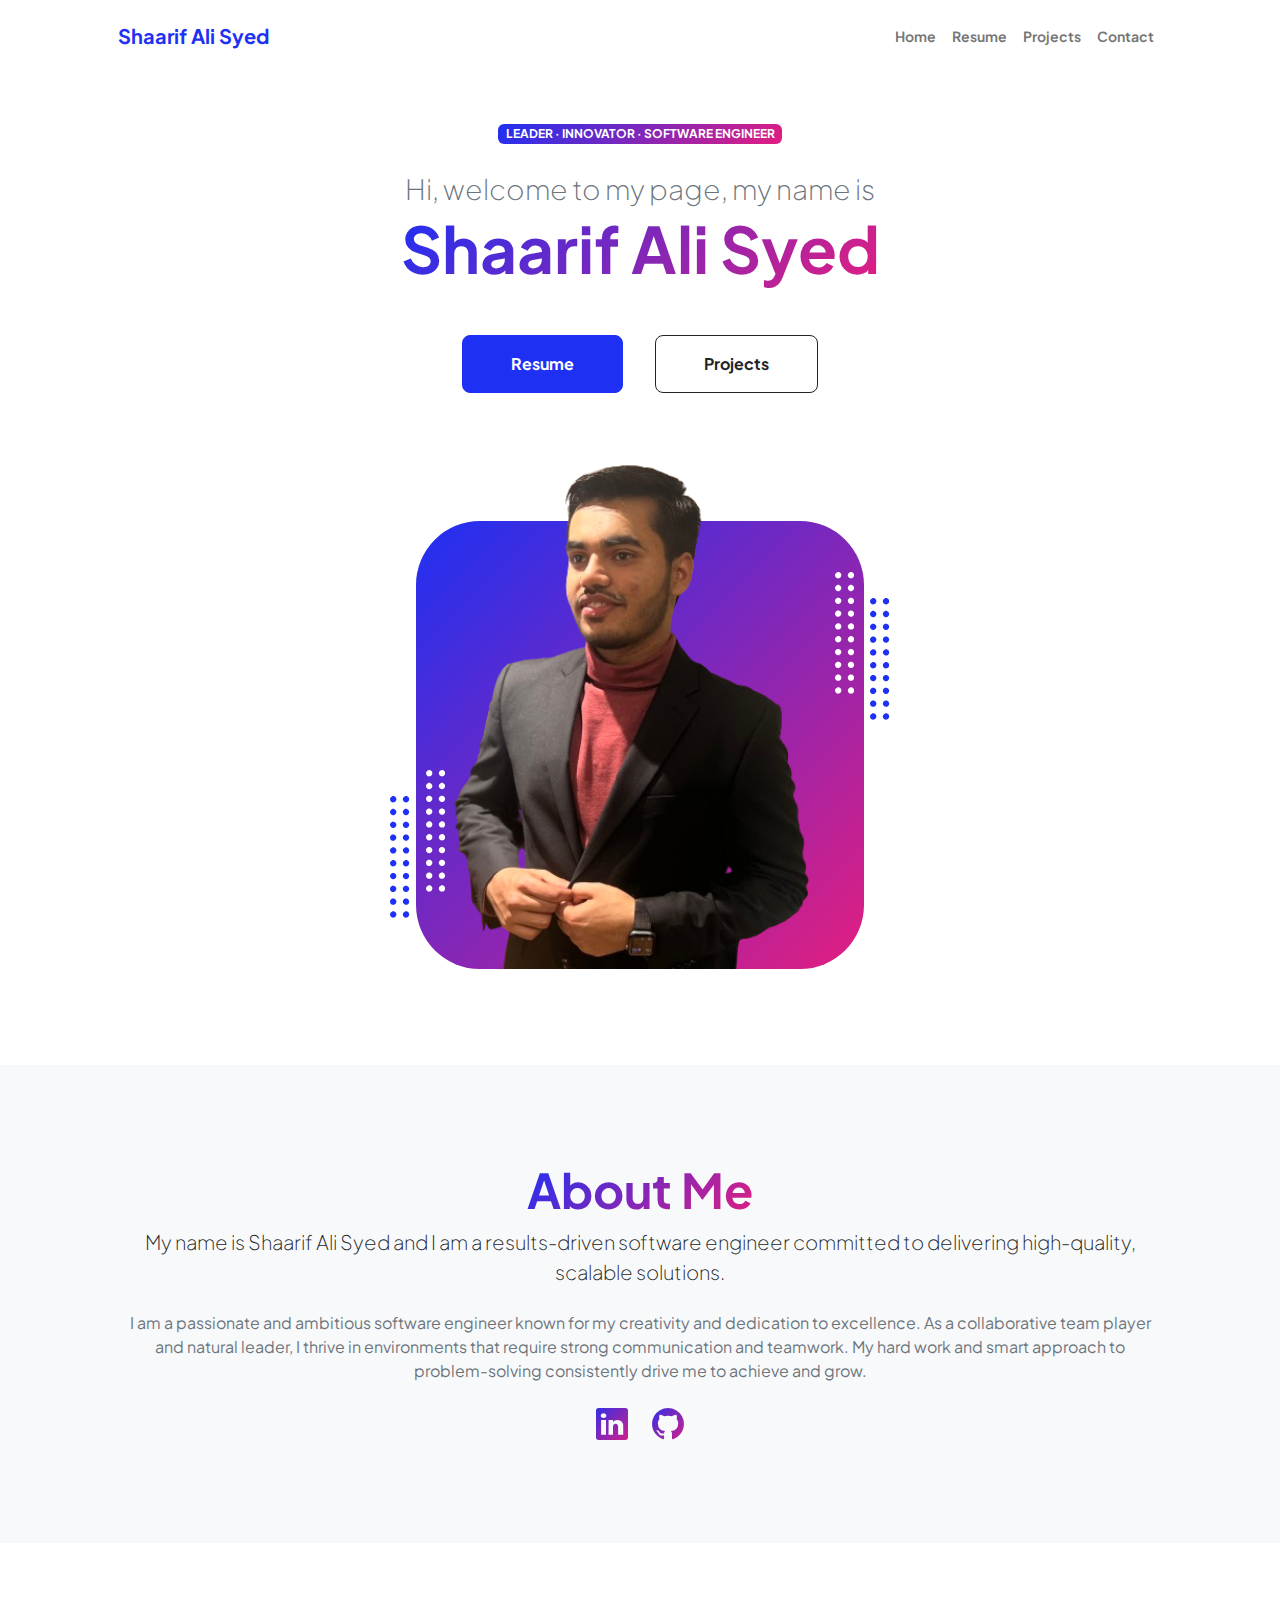
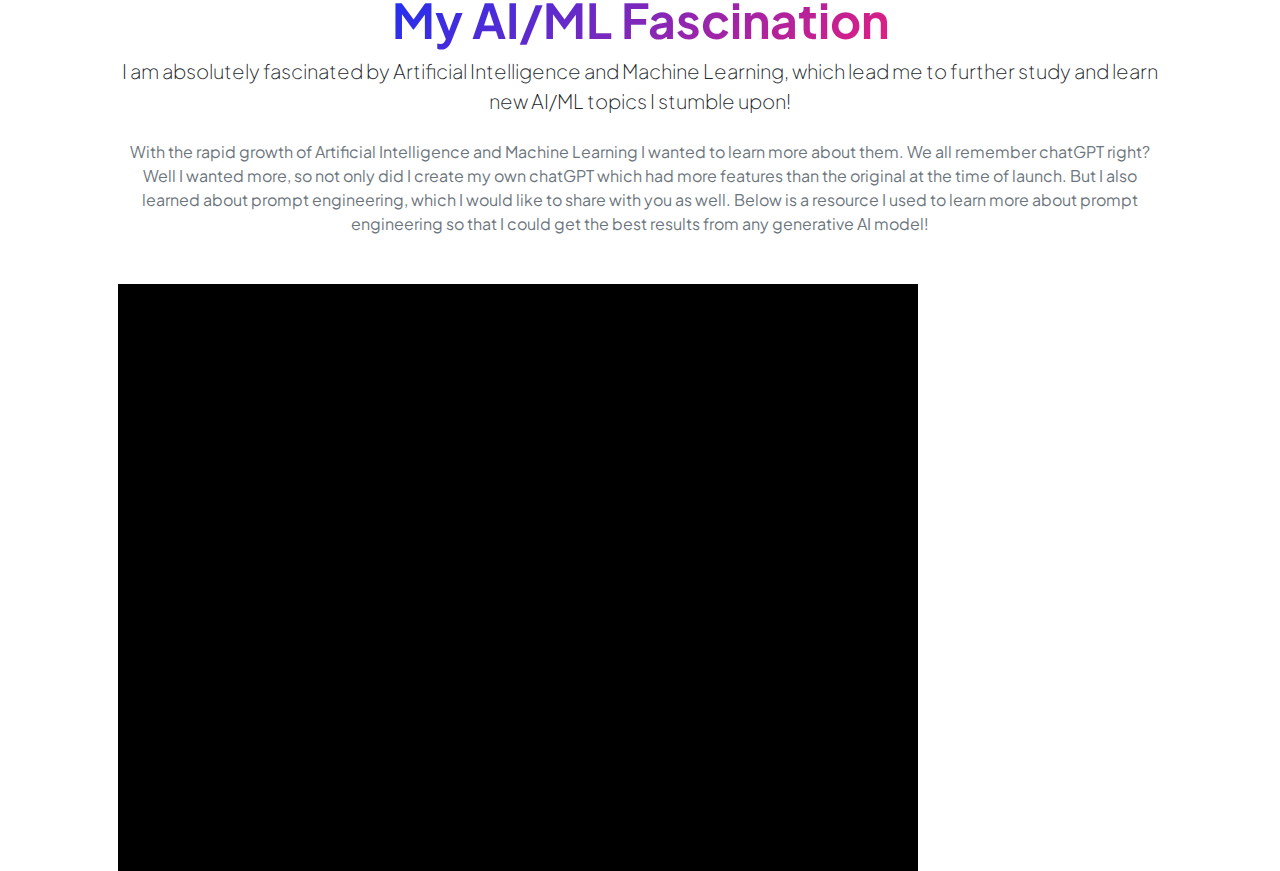
<file: index.html>
<!DOCTYPE html>
<html lang="en">
    <head>
        <meta charset="utf-8" />
        <meta name="viewport" content="width=device-width, initial-scale=1, shrink-to-fit=no" />
        <meta name="description" content="" />
        <meta name="author" content="" />
        <title>Home - Shaarif Ali Syed</title>
        <!-- Favicon-->
        <link rel="icon" type="image/x-icon" href="assets/favicon.ico" />
        <!-- Custom Google font-->
        <link rel="preconnect" href="https://fonts.googleapis.com" />
        <link rel="preconnect" href="https://fonts.gstatic.com" crossorigin />
        <link href="https://fonts.googleapis.com/css2?family=Plus+Jakarta+Sans:wght@100;200;300;400;500;600;700;800;900&amp;display=swap" rel="stylesheet" />
        <!-- Bootstrap icons-->
        <link href="https://cdn.jsdelivr.net/npm/bootstrap-icons@1.8.1/font/bootstrap-icons.css" rel="stylesheet" />
        <!-- Core theme CSS (includes Bootstrap)-->
        <link href="css/styles.css" rel="stylesheet" />
    </head>
    <body class="d-flex flex-column h-100">
        <main class="flex-shrink-0">
            <!-- Navigation-->
            <nav class="navbar navbar-expand-lg navbar-light bg-white py-3">
                <div class="container px-5">
                    <a class="navbar-brand" href="index.html"><span class="fw-bolder text-primary">Shaarif Ali Syed</span></a>
                    <button class="navbar-toggler" type="button" data-bs-toggle="collapse" data-bs-target="#navbarSupportedContent" aria-controls="navbarSupportedContent" aria-expanded="false" aria-label="Toggle navigation"><span class="navbar-toggler-icon"></span></button>
                    <div class="collapse navbar-collapse" id="navbarSupportedContent">
                        <ul class="navbar-nav ms-auto mb-2 mb-lg-0 small fw-bolder">
                            <li class="nav-item"><a class="nav-link" href="index.html">Home</a></li>
                            <li class="nav-item"><a class="nav-link" href="resume.html">Resume</a></li>
                            <li class="nav-item"><a class="nav-link" href="projects.html">Projects</a></li>
                            <li class="nav-item"><a class="nav-link" href="contact.html">Contact</a></li>
                        </ul>
                    </div>
                </div>
            </nav>
            <!-- Header-->
            <header class="py-5">
                <div class="container px-5 pb-5">
                    <div class="row gx-5 align-items-center">
                        <div class="col-xxl-5">
                            <!-- Header text content-->
                            <div class="text-center text-xxl-start">
                                <div class="badge bg-gradient-primary-to-secondary text-white mb-4"><div class="text-uppercase">Leader &middot; Innovator &middot; Software Engineer</div></div>
                                <div class="fs-3 fw-light text-muted">Hi, welcome to my page, my name is </div>
                                <h1 class="display-3 fw-bolder mb-5"><span class="text-gradient d-inline">Shaarif Ali Syed</span></h1>
                                <div class="d-grid gap-3 d-sm-flex justify-content-sm-center justify-content-xxl-start mb-3">
                                    <a class="btn btn-primary btn-lg px-5 py-3 me-sm-3 fs-6 fw-bolder" href="resume.html">Resume</a>
                                    <a class="btn btn-outline-dark btn-lg px-5 py-3 fs-6 fw-bolder" href="projects.html">Projects</a>
                                </div>
                            </div>
                        </div>
                        <div class="col-xxl-7">
                            <!-- Header profile picture-->
                            <div class="d-flex justify-content-center mt-5 mt-xxl-0">
                                <div class="profile bg-gradient-primary-to-secondary">
                                    <!-- TIP: For best results, use a photo with a transparent background like the demo example below-->
                                    <!-- Watch a tutorial on how to do this on YouTube (link)-->
                                    <img class="profile-img" src="assets/Shaarif_profile.png" alt="Shaarif Ali Syed" />
                                    <div class="dots-1">
                                        <!-- SVG Dots-->
                                        <svg version="1.1" xmlns="http://www.w3.org/2000/svg" xmlns:xlink="http://www.w3.org/1999/xlink" x="0px" y="0px" viewBox="0 0 191.6 1215.4" style="enable-background: new 0 0 191.6 1215.4" xml:space="preserve">
                                            <g transform="translate(0.000000,1280.000000) scale(0.100000,-0.100000)">
                                                <path d="M227.7,12788.6c-105-35-200-141-222-248c-43-206,163-412,369-369c155,32,275,190,260,339c-11,105-90,213-190,262        C383.7,12801.6,289.7,12808.6,227.7,12788.6z"></path>
                                                <path d="M1507.7,12788.6c-151-50-253-216-222-362c25-119,136-230,254-255c194-41,395,142,375,339c-11,105-90,213-190,262        C1663.7,12801.6,1569.7,12808.6,1507.7,12788.6z"></path>
                                                <path d="M227.7,11508.6c-105-35-200-141-222-248c-43-206,163-412,369-369c155,32,275,190,260,339c-11,105-90,213-190,262        C383.7,11521.6,289.7,11528.6,227.7,11508.6z"></path>
                                                <path d="M1507.7,11508.6c-151-50-253-216-222-362c25-119,136-230,254-255c194-41,395,142,375,339c-11,105-90,213-190,262        C1663.7,11521.6,1569.7,11528.6,1507.7,11508.6z"></path>
                                                <path d="M227.7,10228.6c-105-35-200-141-222-248c-43-206,163-412,369-369c155,32,275,190,260,339c-11,105-90,213-190,262        C383.7,10241.6,289.7,10248.6,227.7,10228.6z"></path>
                                                <path d="M1507.7,10228.6c-105-35-200-141-222-248c-43-206,163-412,369-369c155,32,275,190,260,339c-11,105-90,213-190,262        C1663.7,10241.6,1569.7,10248.6,1507.7,10228.6z"></path>
                                                <path d="M227.7,8948.6c-105-35-200-141-222-248c-43-206,163-412,369-369c155,32,275,190,260,339c-11,105-90,213-190,262        C383.7,8961.6,289.7,8968.6,227.7,8948.6z"></path>
                                                <path d="M1507.7,8948.6c-105-35-200-141-222-248c-43-206,163-412,369-369c155,32,275,190,260,339c-11,105-90,213-190,262        C1663.7,8961.6,1569.7,8968.6,1507.7,8948.6z"></path>
                                                <path d="M227.7,7668.6c-105-35-200-141-222-248c-43-206,163-412,369-369c155,32,275,190,260,339c-11,105-90,213-190,262        C383.7,7681.6,289.7,7688.6,227.7,7668.6z"></path>
                                                <path d="M1507.7,7668.6c-105-35-200-141-222-248c-43-206,163-412,369-369c155,32,275,190,260,339c-11,105-90,213-190,262        C1663.7,7681.6,1569.7,7688.6,1507.7,7668.6z"></path>
                                                <path d="M227.7,6388.6c-105-35-200-141-222-248c-43-206,163-412,369-369c155,32,275,190,260,339c-11,105-90,213-190,262        C383.7,6401.6,289.7,6408.6,227.7,6388.6z"></path>
                                                <path d="M1507.7,6388.6c-105-35-200-141-222-248c-43-206,163-412,369-369c155,32,275,190,260,339c-11,105-90,213-190,262        C1663.7,6401.6,1569.7,6408.6,1507.7,6388.6z"></path>
                                                <path d="M227.7,5108.6c-105-35-200-141-222-248c-43-206,163-412,369-369c155,32,275,190,260,339c-11,105-90,213-190,262        C383.7,5121.6,289.7,5128.6,227.7,5108.6z"></path>
                                                <path d="M1507.7,5108.6c-105-35-200-141-222-248c-43-206,163-412,369-369c155,32,275,190,260,339c-11,105-90,213-190,262        C1663.7,5121.6,1569.7,5128.6,1507.7,5108.6z"></path>
                                                <path d="M227.7,3828.6c-105-35-200-141-222-248c-43-206,163-412,369-369c155,32,275,190,260,339c-11,105-90,213-190,262        C383.7,3841.6,289.7,3848.6,227.7,3828.6z"></path>
                                                <path d="M1507.7,3828.6c-105-35-200-141-222-248c-43-206,163-412,369-369c155,32,275,190,260,339c-11,105-90,213-190,262        C1663.7,3841.6,1569.7,3848.6,1507.7,3828.6z"></path>
                                                <path d="M227.7,2548.6c-105-35-200-141-222-248c-43-206,163-412,369-369c155,32,275,190,260,339c-11,105-90,213-190,262        C383.7,2561.6,289.7,2568.6,227.7,2548.6z"></path>
                                                <path d="M1507.7,2548.6c-105-35-200-141-222-248c-43-206,163-412,369-369c155,32,275,190,260,339c-11,105-90,213-190,262        C1663.7,2561.6,1569.7,2568.6,1507.7,2548.6z"></path>
                                                <path d="M227.7,1268.6c-105-35-200-141-222-248c-43-206,163-412,369-369c155,32,275,190,260,339c-11,105-90,213-190,262        C383.7,1281.6,289.7,1288.6,227.7,1268.6z"></path>
                                                <path d="M1507.7,1268.6c-105-35-200-141-222-248c-43-206,163-412,369-369c155,32,275,190,260,339c-11,105-90,213-190,262        C1663.7,1281.6,1569.7,1288.6,1507.7,1268.6z"></path>
                                            </g>
                                        </svg>
                                        <!-- END of SVG dots-->
                                    </div>
                                    <div class="dots-2">
                                        <!-- SVG Dots-->
                                        <svg version="1.1" xmlns="http://www.w3.org/2000/svg" xmlns:xlink="http://www.w3.org/1999/xlink" x="0px" y="0px" viewBox="0 0 191.6 1215.4" style="enable-background: new 0 0 191.6 1215.4" xml:space="preserve">
                                            <g transform="translate(0.000000,1280.000000) scale(0.100000,-0.100000)">
                                                <path d="M227.7,12788.6c-105-35-200-141-222-248c-43-206,163-412,369-369c155,32,275,190,260,339c-11,105-90,213-190,262        C383.7,12801.6,289.7,12808.6,227.7,12788.6z"></path>
                                                <path d="M1507.7,12788.6c-151-50-253-216-222-362c25-119,136-230,254-255c194-41,395,142,375,339c-11,105-90,213-190,262        C1663.7,12801.6,1569.7,12808.6,1507.7,12788.6z"></path>
                                                <path d="M227.7,11508.6c-105-35-200-141-222-248c-43-206,163-412,369-369c155,32,275,190,260,339c-11,105-90,213-190,262        C383.7,11521.6,289.7,11528.6,227.7,11508.6z"></path>
                                                <path d="M1507.7,11508.6c-151-50-253-216-222-362c25-119,136-230,254-255c194-41,395,142,375,339c-11,105-90,213-190,262        C1663.7,11521.6,1569.7,11528.6,1507.7,11508.6z"></path>
                                                <path d="M227.7,10228.6c-105-35-200-141-222-248c-43-206,163-412,369-369c155,32,275,190,260,339c-11,105-90,213-190,262        C383.7,10241.6,289.7,10248.6,227.7,10228.6z"></path>
                                                <path d="M1507.7,10228.6c-105-35-200-141-222-248c-43-206,163-412,369-369c155,32,275,190,260,339c-11,105-90,213-190,262        C1663.7,10241.6,1569.7,10248.6,1507.7,10228.6z"></path>
                                                <path d="M227.7,8948.6c-105-35-200-141-222-248c-43-206,163-412,369-369c155,32,275,190,260,339c-11,105-90,213-190,262        C383.7,8961.6,289.7,8968.6,227.7,8948.6z"></path>
                                                <path d="M1507.7,8948.6c-105-35-200-141-222-248c-43-206,163-412,369-369c155,32,275,190,260,339c-11,105-90,213-190,262        C1663.7,8961.6,1569.7,8968.6,1507.7,8948.6z"></path>
                                                <path d="M227.7,7668.6c-105-35-200-141-222-248c-43-206,163-412,369-369c155,32,275,190,260,339c-11,105-90,213-190,262        C383.7,7681.6,289.7,7688.6,227.7,7668.6z"></path>
                                                <path d="M1507.7,7668.6c-105-35-200-141-222-248c-43-206,163-412,369-369c155,32,275,190,260,339c-11,105-90,213-190,262        C1663.7,7681.6,1569.7,7688.6,1507.7,7668.6z"></path>
                                                <path d="M227.7,6388.6c-105-35-200-141-222-248c-43-206,163-412,369-369c155,32,275,190,260,339c-11,105-90,213-190,262        C383.7,6401.6,289.7,6408.6,227.7,6388.6z"></path>
                                                <path d="M1507.7,6388.6c-105-35-200-141-222-248c-43-206,163-412,369-369c155,32,275,190,260,339c-11,105-90,213-190,262        C1663.7,6401.6,1569.7,6408.6,1507.7,6388.6z"></path>
                                                <path d="M227.7,5108.6c-105-35-200-141-222-248c-43-206,163-412,369-369c155,32,275,190,260,339c-11,105-90,213-190,262        C383.7,5121.6,289.7,5128.6,227.7,5108.6z"></path>
                                                <path d="M1507.7,5108.6c-105-35-200-141-222-248c-43-206,163-412,369-369c155,32,275,190,260,339c-11,105-90,213-190,262        C1663.7,5121.6,1569.7,5128.6,1507.7,5108.6z"></path>
                                                <path d="M227.7,3828.6c-105-35-200-141-222-248c-43-206,163-412,369-369c155,32,275,190,260,339c-11,105-90,213-190,262        C383.7,3841.6,289.7,3848.6,227.7,3828.6z"></path>
                                                <path d="M1507.7,3828.6c-105-35-200-141-222-248c-43-206,163-412,369-369c155,32,275,190,260,339c-11,105-90,213-190,262        C1663.7,3841.6,1569.7,3848.6,1507.7,3828.6z"></path>
                                                <path d="M227.7,2548.6c-105-35-200-141-222-248c-43-206,163-412,369-369c155,32,275,190,260,339c-11,105-90,213-190,262        C383.7,2561.6,289.7,2568.6,227.7,2548.6z"></path>
                                                <path d="M1507.7,2548.6c-105-35-200-141-222-248c-43-206,163-412,369-369c155,32,275,190,260,339c-11,105-90,213-190,262        C1663.7,2561.6,1569.7,2568.6,1507.7,2548.6z"></path>
                                                <path d="M227.7,1268.6c-105-35-200-141-222-248c-43-206,163-412,369-369c155,32,275,190,260,339c-11,105-90,213-190,262        C383.7,1281.6,289.7,1288.6,227.7,1268.6z"></path>
                                                <path d="M1507.7,1268.6c-105-35-200-141-222-248c-43-206,163-412,369-369c155,32,275,190,260,339c-11,105-90,213-190,262        C1663.7,1281.6,1569.7,1288.6,1507.7,1268.6z"></path>
                                            </g>
                                        </svg>
                                        <!-- END of SVG dots-->
                                    </div>
                                    <div class="dots-3">
                                        <!-- SVG Dots-->
                                        <svg version="1.1" xmlns="http://www.w3.org/2000/svg" xmlns:xlink="http://www.w3.org/1999/xlink" x="0px" y="0px" viewBox="0 0 191.6 1215.4" style="enable-background: new 0 0 191.6 1215.4" xml:space="preserve">
                                            <g transform="translate(0.000000,1280.000000) scale(0.100000,-0.100000)">
                                                <path d="M227.7,12788.6c-105-35-200-141-222-248c-43-206,163-412,369-369c155,32,275,190,260,339c-11,105-90,213-190,262        C383.7,12801.6,289.7,12808.6,227.7,12788.6z"></path>
                                                <path d="M1507.7,12788.6c-151-50-253-216-222-362c25-119,136-230,254-255c194-41,395,142,375,339c-11,105-90,213-190,262        C1663.7,12801.6,1569.7,12808.6,1507.7,12788.6z"></path>
                                                <path d="M227.7,11508.6c-105-35-200-141-222-248c-43-206,163-412,369-369c155,32,275,190,260,339c-11,105-90,213-190,262        C383.7,11521.6,289.7,11528.6,227.7,11508.6z"></path>
                                                <path d="M1507.7,11508.6c-151-50-253-216-222-362c25-119,136-230,254-255c194-41,395,142,375,339c-11,105-90,213-190,262        C1663.7,11521.6,1569.7,11528.6,1507.7,11508.6z"></path>
                                                <path d="M227.7,10228.6c-105-35-200-141-222-248c-43-206,163-412,369-369c155,32,275,190,260,339c-11,105-90,213-190,262        C383.7,10241.6,289.7,10248.6,227.7,10228.6z"></path>
                                                <path d="M1507.7,10228.6c-105-35-200-141-222-248c-43-206,163-412,369-369c155,32,275,190,260,339c-11,105-90,213-190,262        C1663.7,10241.6,1569.7,10248.6,1507.7,10228.6z"></path>
                                                <path d="M227.7,8948.6c-105-35-200-141-222-248c-43-206,163-412,369-369c155,32,275,190,260,339c-11,105-90,213-190,262        C383.7,8961.6,289.7,8968.6,227.7,8948.6z"></path>
                                                <path d="M1507.7,8948.6c-105-35-200-141-222-248c-43-206,163-412,369-369c155,32,275,190,260,339c-11,105-90,213-190,262        C1663.7,8961.6,1569.7,8968.6,1507.7,8948.6z"></path>
                                                <path d="M227.7,7668.6c-105-35-200-141-222-248c-43-206,163-412,369-369c155,32,275,190,260,339c-11,105-90,213-190,262        C383.7,7681.6,289.7,7688.6,227.7,7668.6z"></path>
                                                <path d="M1507.7,7668.6c-105-35-200-141-222-248c-43-206,163-412,369-369c155,32,275,190,260,339c-11,105-90,213-190,262        C1663.7,7681.6,1569.7,7688.6,1507.7,7668.6z"></path>
                                                <path d="M227.7,6388.6c-105-35-200-141-222-248c-43-206,163-412,369-369c155,32,275,190,260,339c-11,105-90,213-190,262        C383.7,6401.6,289.7,6408.6,227.7,6388.6z"></path>
                                                <path d="M1507.7,6388.6c-105-35-200-141-222-248c-43-206,163-412,369-369c155,32,275,190,260,339c-11,105-90,213-190,262        C1663.7,6401.6,1569.7,6408.6,1507.7,6388.6z"></path>
                                                <path d="M227.7,5108.6c-105-35-200-141-222-248c-43-206,163-412,369-369c155,32,275,190,260,339c-11,105-90,213-190,262        C383.7,5121.6,289.7,5128.6,227.7,5108.6z"></path>
                                                <path d="M1507.7,5108.6c-105-35-200-141-222-248c-43-206,163-412,369-369c155,32,275,190,260,339c-11,105-90,213-190,262        C1663.7,5121.6,1569.7,5128.6,1507.7,5108.6z"></path>
                                                <path d="M227.7,3828.6c-105-35-200-141-222-248c-43-206,163-412,369-369c155,32,275,190,260,339c-11,105-90,213-190,262        C383.7,3841.6,289.7,3848.6,227.7,3828.6z"></path>
                                                <path d="M1507.7,3828.6c-105-35-200-141-222-248c-43-206,163-412,369-369c155,32,275,190,260,339c-11,105-90,213-190,262        C1663.7,3841.6,1569.7,3848.6,1507.7,3828.6z"></path>
                                                <path d="M227.7,2548.6c-105-35-200-141-222-248c-43-206,163-412,369-369c155,32,275,190,260,339c-11,105-90,213-190,262        C383.7,2561.6,289.7,2568.6,227.7,2548.6z"></path>
                                                <path d="M1507.7,2548.6c-105-35-200-141-222-248c-43-206,163-412,369-369c155,32,275,190,260,339c-11,105-90,213-190,262        C1663.7,2561.6,1569.7,2568.6,1507.7,2548.6z"></path>
                                                <path d="M227.7,1268.6c-105-35-200-141-222-248c-43-206,163-412,369-369c155,32,275,190,260,339c-11,105-90,213-190,262        C383.7,1281.6,289.7,1288.6,227.7,1268.6z"></path>
                                                <path d="M1507.7,1268.6c-105-35-200-141-222-248c-43-206,163-412,369-369c155,32,275,190,260,339c-11,105-90,213-190,262        C1663.7,1281.6,1569.7,1288.6,1507.7,1268.6z"></path>
                                            </g>
                                        </svg>
                                        <!-- END of SVG dots-->
                                    </div>
                                    <div class="dots-4">
                                        <!-- SVG Dots-->
                                        <svg version="1.1" xmlns="http://www.w3.org/2000/svg" xmlns:xlink="http://www.w3.org/1999/xlink" x="0px" y="0px" viewBox="0 0 191.6 1215.4" style="enable-background: new 0 0 191.6 1215.4" xml:space="preserve">
                                            <g transform="translate(0.000000,1280.000000) scale(0.100000,-0.100000)">
                                                <path d="M227.7,12788.6c-105-35-200-141-222-248c-43-206,163-412,369-369c155,32,275,190,260,339c-11,105-90,213-190,262        C383.7,12801.6,289.7,12808.6,227.7,12788.6z"></path>
                                                <path d="M1507.7,12788.6c-151-50-253-216-222-362c25-119,136-230,254-255c194-41,395,142,375,339c-11,105-90,213-190,262        C1663.7,12801.6,1569.7,12808.6,1507.7,12788.6z"></path>
                                                <path d="M227.7,11508.6c-105-35-200-141-222-248c-43-206,163-412,369-369c155,32,275,190,260,339c-11,105-90,213-190,262        C383.7,11521.6,289.7,11528.6,227.7,11508.6z"></path>
                                                <path d="M1507.7,11508.6c-151-50-253-216-222-362c25-119,136-230,254-255c194-41,395,142,375,339c-11,105-90,213-190,262        C1663.7,11521.6,1569.7,11528.6,1507.7,11508.6z"></path>
                                                <path d="M227.7,10228.6c-105-35-200-141-222-248c-43-206,163-412,369-369c155,32,275,190,260,339c-11,105-90,213-190,262        C383.7,10241.6,289.7,10248.6,227.7,10228.6z"></path>
                                                <path d="M1507.7,10228.6c-105-35-200-141-222-248c-43-206,163-412,369-369c155,32,275,190,260,339c-11,105-90,213-190,262        C1663.7,10241.6,1569.7,10248.6,1507.7,10228.6z"></path>
                                                <path d="M227.7,8948.6c-105-35-200-141-222-248c-43-206,163-412,369-369c155,32,275,190,260,339c-11,105-90,213-190,262        C383.7,8961.6,289.7,8968.6,227.7,8948.6z"></path>
                                                <path d="M1507.7,8948.6c-105-35-200-141-222-248c-43-206,163-412,369-369c155,32,275,190,260,339c-11,105-90,213-190,262        C1663.7,8961.6,1569.7,8968.6,1507.7,8948.6z"></path>
                                                <path d="M227.7,7668.6c-105-35-200-141-222-248c-43-206,163-412,369-369c155,32,275,190,260,339c-11,105-90,213-190,262        C383.7,7681.6,289.7,7688.6,227.7,7668.6z"></path>
                                                <path d="M1507.7,7668.6c-105-35-200-141-222-248c-43-206,163-412,369-369c155,32,275,190,260,339c-11,105-90,213-190,262        C1663.7,7681.6,1569.7,7688.6,1507.7,7668.6z"></path>
                                                <path d="M227.7,6388.6c-105-35-200-141-222-248c-43-206,163-412,369-369c155,32,275,190,260,339c-11,105-90,213-190,262        C383.7,6401.6,289.7,6408.6,227.7,6388.6z"></path>
                                                <path d="M1507.7,6388.6c-105-35-200-141-222-248c-43-206,163-412,369-369c155,32,275,190,260,339c-11,105-90,213-190,262        C1663.7,6401.6,1569.7,6408.6,1507.7,6388.6z"></path>
                                                <path d="M227.7,5108.6c-105-35-200-141-222-248c-43-206,163-412,369-369c155,32,275,190,260,339c-11,105-90,213-190,262        C383.7,5121.6,289.7,5128.6,227.7,5108.6z"></path>
                                                <path d="M1507.7,5108.6c-105-35-200-141-222-248c-43-206,163-412,369-369c155,32,275,190,260,339c-11,105-90,213-190,262        C1663.7,5121.6,1569.7,5128.6,1507.7,5108.6z"></path>
                                                <path d="M227.7,3828.6c-105-35-200-141-222-248c-43-206,163-412,369-369c155,32,275,190,260,339c-11,105-90,213-190,262        C383.7,3841.6,289.7,3848.6,227.7,3828.6z"></path>
                                                <path d="M1507.7,3828.6c-105-35-200-141-222-248c-43-206,163-412,369-369c155,32,275,190,260,339c-11,105-90,213-190,262        C1663.7,3841.6,1569.7,3848.6,1507.7,3828.6z"></path>
                                                <path d="M227.7,2548.6c-105-35-200-141-222-248c-43-206,163-412,369-369c155,32,275,190,260,339c-11,105-90,213-190,262        C383.7,2561.6,289.7,2568.6,227.7,2548.6z"></path>
                                                <path d="M1507.7,2548.6c-105-35-200-141-222-248c-43-206,163-412,369-369c155,32,275,190,260,339c-11,105-90,213-190,262        C1663.7,2561.6,1569.7,2568.6,1507.7,2548.6z"></path>
                                                <path d="M227.7,1268.6c-105-35-200-141-222-248c-43-206,163-412,369-369c155,32,275,190,260,339c-11,105-90,213-190,262        C383.7,1281.6,289.7,1288.6,227.7,1268.6z"></path>
                                                <path d="M1507.7,1268.6c-105-35-200-141-222-248c-43-206,163-412,369-369c155,32,275,190,260,339c-11,105-90,213-190,262        C1663.7,1281.6,1569.7,1288.6,1507.7,1268.6z"></path>
                                            </g>
                                        </svg>
                                        <!-- END of SVG dots-->
                                    </div>
                                </div>
                            </div>
                        </div>
                    </div>
                </div>
            </header>
            <!-- About Section-->
            <section class="bg-light py-5">
                <div class="container px-5">
                    <div class="row gx-5 justify-content-center">
                        <div class="col-xxl-8">
                            <div class="text-center my-5">
                                <h2 class="display-5 fw-bolder"><span class="text-gradient d-inline">About Me</span></h2>
                                <p class="lead fw-light mb-4">My name is Shaarif Ali Syed and I am a results-driven software engineer committed to delivering high-quality, scalable solutions.</p>
                                <p class="text-muted">I am a passionate and ambitious software engineer known for my creativity and dedication to excellence. As a collaborative team player and natural leader, I thrive in environments that require strong communication and teamwork. My hard work and smart approach to problem-solving consistently drive me to achieve and grow.</p>
                                <div class="d-flex justify-content-center fs-2 gap-4">
                                    <!-- <a class="text-gradient" href="#!"><i class="bi bi-twitter"></i></a> -->
                                    <a class="text-gradient" href="https://www.linkedin.com/in/shaarifalisyed/"><i class="bi bi-linkedin"></i></a>
                                    <a class="text-gradient" href="https://github.com/ShaarifAliSyed"><i class="bi bi-github"></i></a>
                                </div>
                            </div>
                        </div>
                    </div>
                </div>
            </section>
            <!-- AI Resource -->
            <div class="container px-5">
                <div class="row gx-5 justify-content-center">
                    <div class="col-xxl-8">
                        <div class="text-center my-5">
                            <h2 class="display-5 fw-bolder"><span class="text-gradient d-inline">My AI/ML Fascination</span></h2>
                            <p class="lead fw-light mb-4">I am absolutely fascinated by Artificial Intelligence and Machine Learning, which lead me to further study and learn new AI/ML topics I stumble upon!</p>
                            <p class="text-muted">With the rapid growth of Artificial Intelligence and Machine Learning I wanted to learn more about them. We all remember chatGPT right? Well I wanted more, so not only did I create my own chatGPT which had more features than the original at the time of launch. But I also learned about prompt engineering, which I would like to share with you as well. Below is a resource I used to learn more about prompt engineering so that I could get the best results from any generative AI model!</p>
                        </div>
                        <div class="video-body">
                            <div class="video-container">
                                <iframe src="https://www.youtube.com/embed/mBYu5NoXBcs" allow="accelerometer; autoplay; encrypted-media; gyroscope; picture-in-picture" allowfullscreen></iframe>
                            </div>
                        </div>
                    </div>
                </div>
            </div>
        </main>
        <!-- Bootstrap core JS-->
        <script src="https://cdn.jsdelivr.net/npm/bootstrap@5.2.3/dist/js/bootstrap.bundle.min.js"></script>
    </body>
</html>
</file>
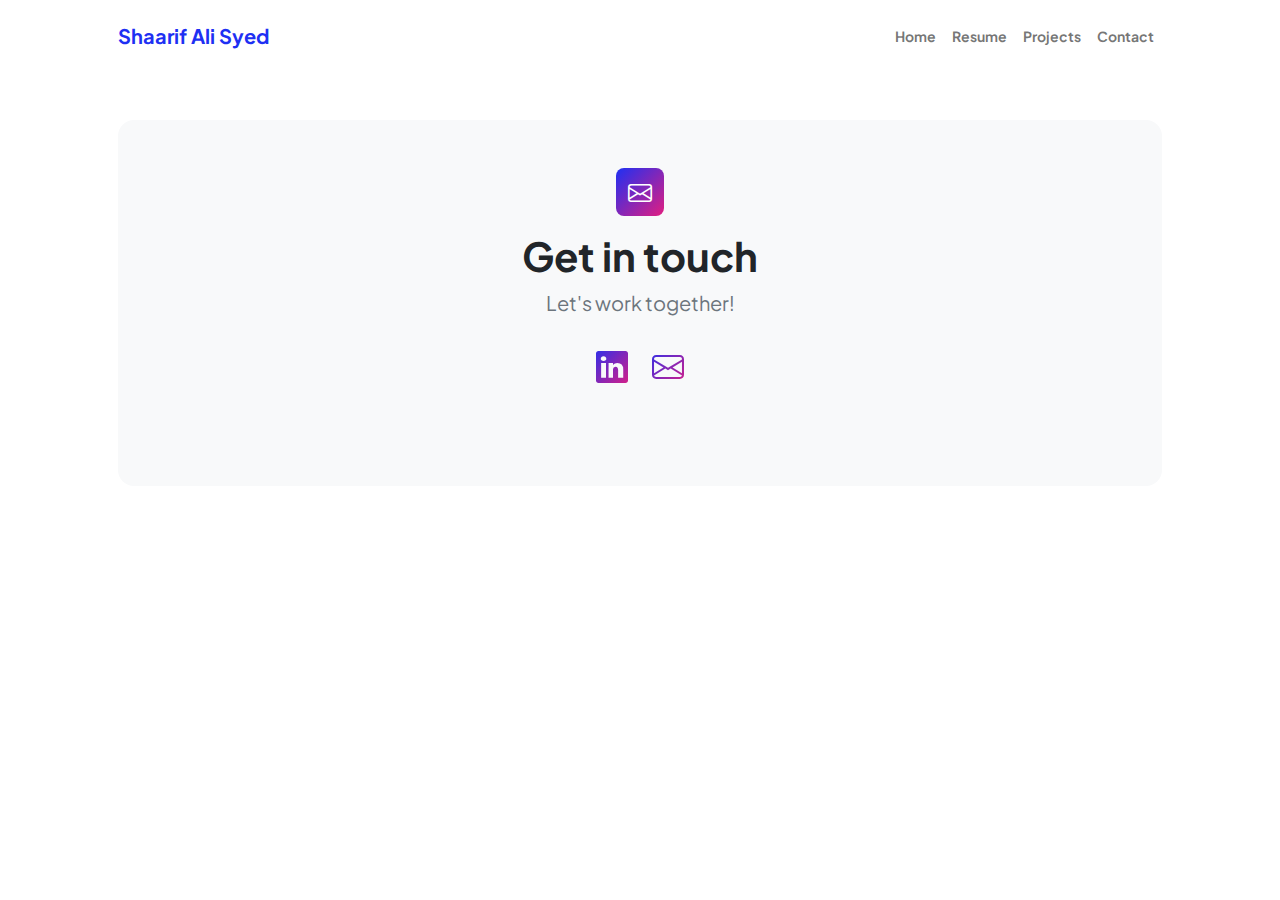
<file: contact.html>
<!DOCTYPE html>
<html lang="en">
    <head>
        <meta charset="utf-8" />
        <meta name="viewport" content="width=device-width, initial-scale=1, shrink-to-fit=no" />
        <meta name="description" content />
        <meta name="author" content />
        <title>Contact Me - Shaarif Ali Syed</title>
        <!-- Favicon-->
        <link rel="icon" type="image/x-icon" href="assets/favicon.ico" />
        <!-- Custom Google font-->
        <link rel="preconnect" href="https://fonts.googleapis.com" />
        <link rel="preconnect" href="https://fonts.gstatic.com" crossorigin />
        <link href="https://fonts.googleapis.com/css2?family=Plus+Jakarta+Sans:wght@100;200;300;400;500;600;700;800;900&amp;display=swap" rel="stylesheet" />
        <!-- Bootstrap icons-->
        <link href="https://cdn.jsdelivr.net/npm/bootstrap-icons@1.8.1/font/bootstrap-icons.css" rel="stylesheet" />
        <!-- Core theme CSS (includes Bootstrap)-->
        <link href="css/styles.css" rel="stylesheet" />
    </head>
    <body class="d-flex flex-column">
        <main class="flex-shrink-0">
            <!-- Navigation-->
            <nav class="navbar navbar-expand-lg navbar-light bg-white py-3">
                <div class="container px-5">
                    <a class="navbar-brand" href="index.html"><span class="fw-bolder text-primary">Shaarif Ali Syed</span></a>
                    <button class="navbar-toggler" type="button" data-bs-toggle="collapse" data-bs-target="#navbarSupportedContent" aria-controls="navbarSupportedContent" aria-expanded="false" aria-label="Toggle navigation"><span class="navbar-toggler-icon"></span></button>
                    <div class="collapse navbar-collapse" id="navbarSupportedContent">
                        <ul class="navbar-nav ms-auto mb-2 mb-lg-0 small fw-bolder">
                            <li class="nav-item"><a class="nav-link" href="index.html">Home</a></li>
                            <li class="nav-item"><a class="nav-link" href="resume.html">Resume</a></li>
                            <li class="nav-item"><a class="nav-link" href="projects.html">Projects</a></li>
                            <li class="nav-item"><a class="nav-link" href="contact.html">Contact</a></li>
                        </ul>
                    </div>
                </div>
            </nav>
            <!-- Page content-->
            <section class="py-5">
                <div class="container px-5">
                    <!-- Contact form-->
                    <div class="bg-light rounded-4 py-5 px-4 px-md-5">
                        <div class="text-center mb-5">
                            <div class="feature bg-primary bg-gradient-primary-to-secondary text-white rounded-3 mb-3"><i class="bi bi-envelope"></i></div>
                            <h1 class="fw-bolder">Get in touch</h1>
                            <p class="lead fw-normal text-muted mb-0">Let's work together!</p>
                        </br>
                            <div class="d-flex justify-content-center fs-2 gap-4">
                                <a class="text-gradient" href="https://www.linkedin.com/in/shaarifalisyed/"><i class="bi bi-linkedin"></i></a>
                                <a class="text-gradient" href="mailto:shaarifalisyed@outlook.com"><i class="bi bi-envelope"></i></a>
                            </div>
                        </div>
                    </div>
                </div>
            </section>
        </main>
        <!-- Bootstrap core JS-->
        <script src="https://cdn.jsdelivr.net/npm/bootstrap@5.2.3/dist/js/bootstrap.bundle.min.js"></script>
    </body>
</html>
</file>
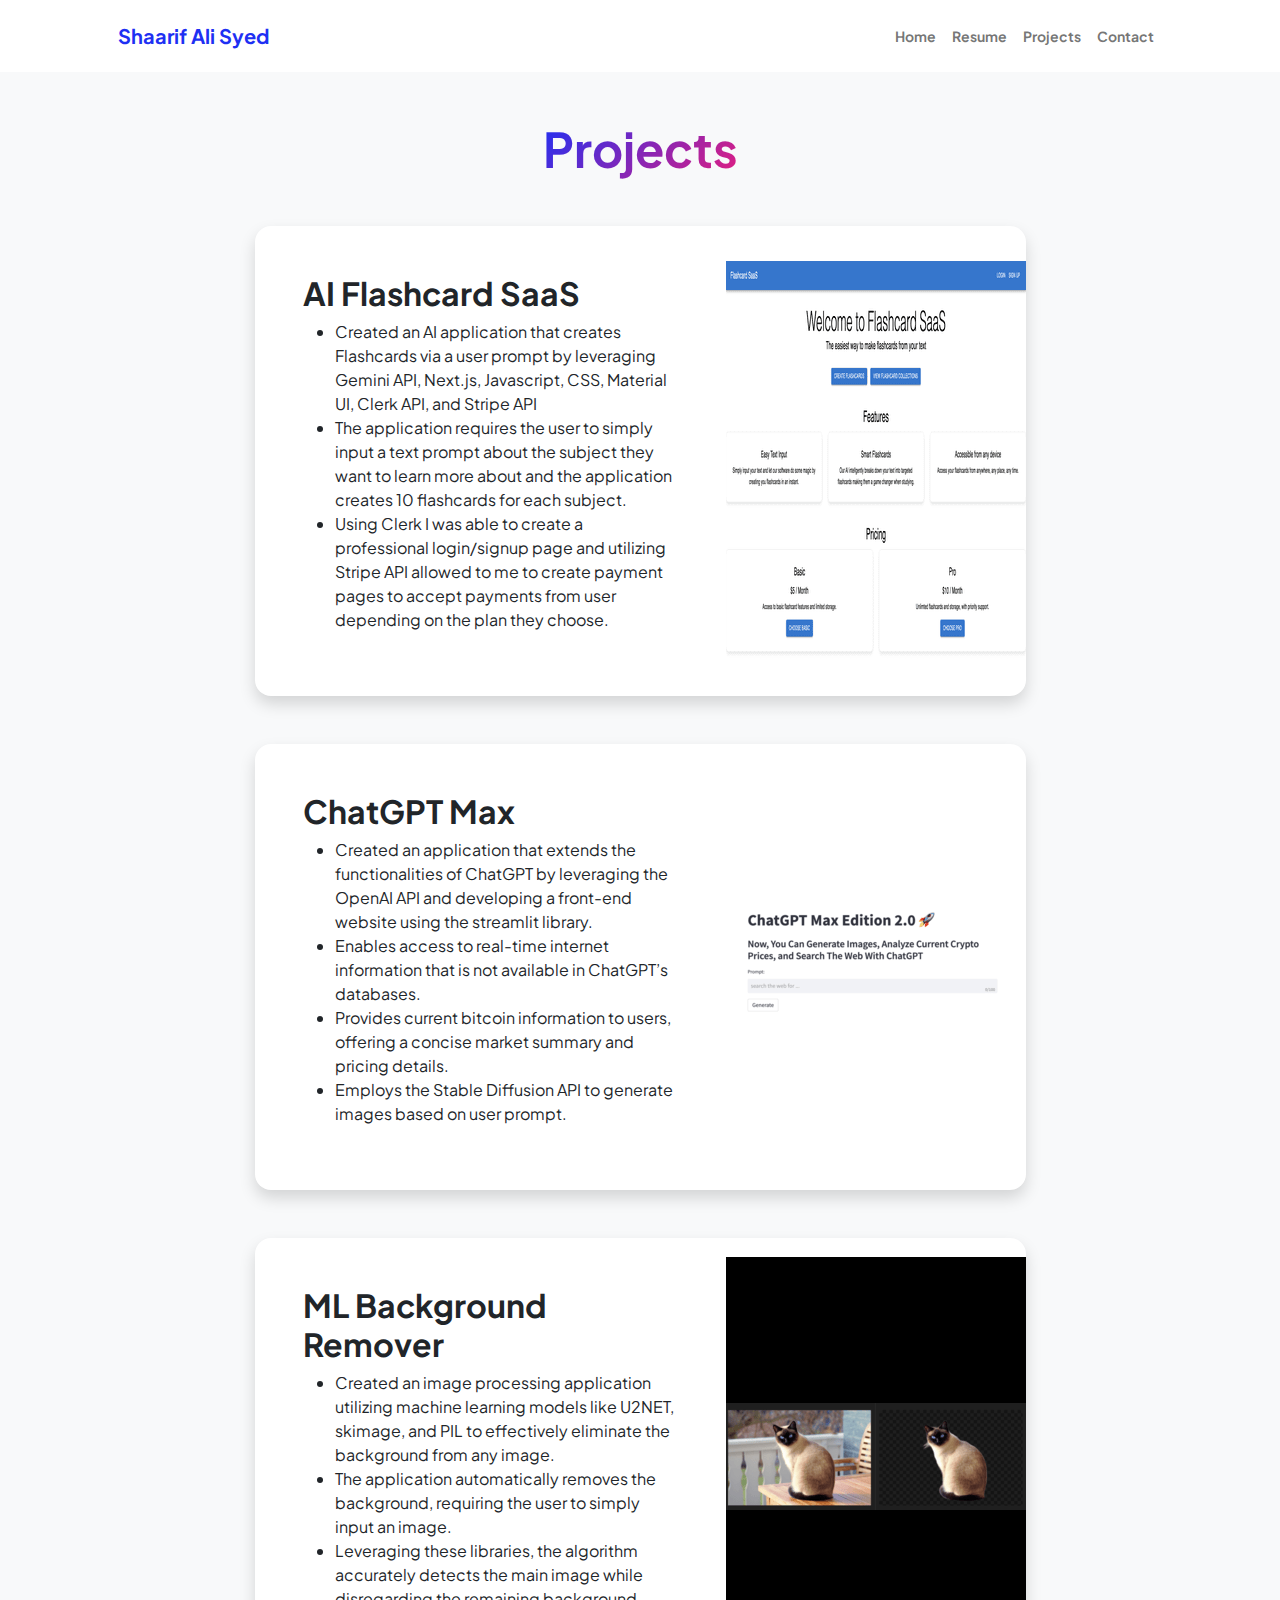
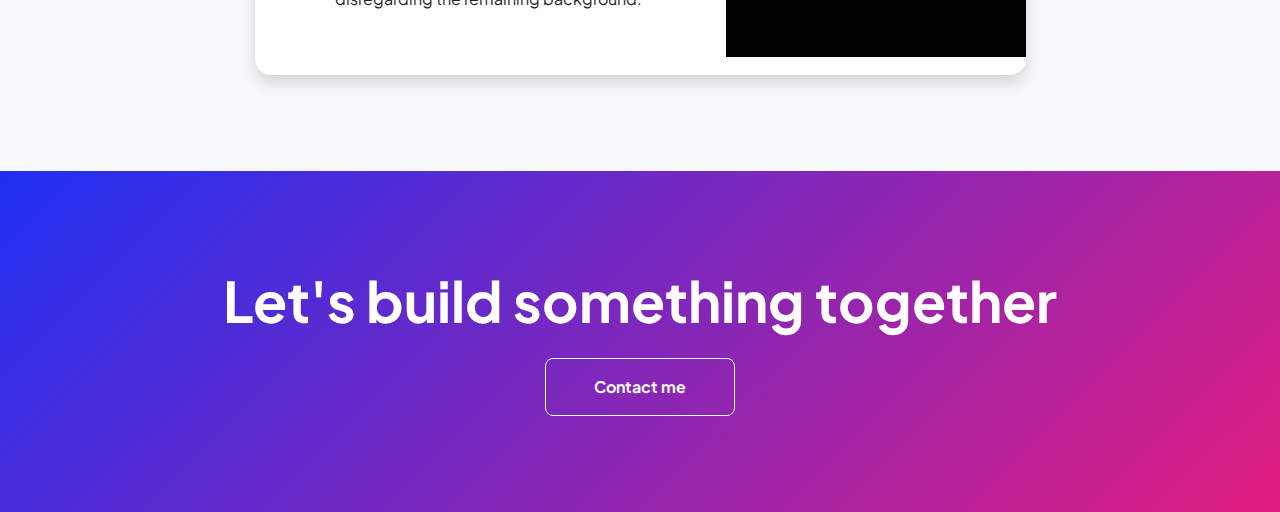
<file: projects.html>
<!DOCTYPE html>
<html lang="en">
    <head>
        <meta charset="utf-8" />
        <meta name="viewport" content="width=device-width, initial-scale=1, shrink-to-fit=no" />
        <meta name="description" content="" />
        <meta name="author" content="" />
        <title>Projects - Shaarif Ali Syed</title>
        <!-- Favicon-->
        <link rel="icon" type="image/x-icon" href="assets/favicon.ico" />
        <!-- Custom Google font-->
        <link rel="preconnect" href="https://fonts.googleapis.com" />
        <link rel="preconnect" href="https://fonts.gstatic.com" crossorigin />
        <link href="https://fonts.googleapis.com/css2?family=Plus+Jakarta+Sans:wght@100;200;300;400;500;600;700;800;900&amp;display=swap" rel="stylesheet" />
        <!-- Bootstrap icons-->
        <link href="https://cdn.jsdelivr.net/npm/bootstrap-icons@1.8.1/font/bootstrap-icons.css" rel="stylesheet" />
        <!-- Core theme CSS (includes Bootstrap)-->
        <link href="css/styles.css" rel="stylesheet" />
    </head>
    <body class="d-flex flex-column h-100 bg-light">
        <main class="flex-shrink-0">
            <!-- Navigation-->
            <nav class="navbar navbar-expand-lg navbar-light bg-white py-3">
                <div class="container px-5">
                    <a class="navbar-brand" href="index.html"><span class="fw-bolder text-primary">Shaarif Ali Syed</span></a>
                    <button class="navbar-toggler" type="button" data-bs-toggle="collapse" data-bs-target="#navbarSupportedContent" aria-controls="navbarSupportedContent" aria-expanded="false" aria-label="Toggle navigation"><span class="navbar-toggler-icon"></span></button>
                    <div class="collapse navbar-collapse" id="navbarSupportedContent">
                        <ul class="navbar-nav ms-auto mb-2 mb-lg-0 small fw-bolder">
                            <li class="nav-item"><a class="nav-link" href="index.html">Home</a></li>
                            <li class="nav-item"><a class="nav-link" href="resume.html">Resume</a></li>
                            <li class="nav-item"><a class="nav-link" href="projects.html">Projects</a></li>
                            <li class="nav-item"><a class="nav-link" href="contact.html">Contact</a></li>
                        </ul>
                    </div>
                </div>
            </nav>
            <!-- Projects Section-->
            <section class="py-5">
                <div class="container px-5 mb-5">
                    <div class="text-center mb-5">
                        <h1 class="display-5 fw-bolder mb-0"><span class="text-gradient d-inline">Projects</span></h1>
                    </div>
                    <div class="row gx-5 justify-content-center">
                        <div class="col-lg-11 col-xl-9 col-xxl-8">
                            <!-- Project Card 1-->
                            <div class="card overflow-hidden shadow rounded-4 border-0">
                                <div class="card-body p-0">
                                    <div class="d-flex align-items-center">
                                        <div class="p-5">
                                            <h2 class="fw-bolder">AI Flashcard SaaS</h2>
                                            <ul>
                                                <li>Created an AI application that creates Flashcards via a user prompt by leveraging Gemini API, Next.js, Javascript, CSS, Material UI, Clerk API, and Stripe API</li>
                                                <li>The application requires the user to simply input a text prompt about the subject they want to learn more about and the application creates 10 flashcards for each subject.</li>
                                                <li>Using Clerk I was able to create a professional login/signup page and utilizing Stripe API allowed to me to create payment pages to accept payments from user depending on the plan they choose.</li>
                                            </ul>
                                        </div>
                                        <img class="img-fluid" src="assets/AI Flashcards.png" alt="Shaarif Ali Syed" />
                                    </div>
                                </div>
                            </div>
                            <br/>
                            <br/>
                            <!-- Project Card 2-->
                            <div class="card overflow-hidden shadow rounded-4 border-0 mb-5">
                                <div class="card-body p-0">
                                    <div class="d-flex align-items-center">
                                        <div class="p-5">
                                            <h2 class="fw-bolder">ChatGPT Max</h2>
                                            <ul>
                                                <li>Created an application that extends the functionalities of ChatGPT by leveraging the OpenAI API and developing a front-end website using the streamlit library.</li>
                                                <li>Enables access to real-time internet information that is not available in ChatGPT’s databases.</li>
                                                <li>Provides current bitcoin information to users, offering a concise market summary and pricing details.</li>
                                                <li>Employs the Stable Diffusion API to generate images based on user prompt.</li>
                                            </ul>
                                        </div>
                                        <img class="img-fluid" src="assets/ChatGPT Max.png" alt="Shaarif Ali Syed" />
                                    </div>
                                </div>
                            </div>
                            <!-- Project Card 3-->
                            <div class="card overflow-hidden shadow rounded-4 border-0">
                                <div class="card-body p-0">
                                    <div class="d-flex align-items-center">
                                        <div class="p-5">
                                            <h2 class="fw-bolder">ML Background Remover</h2>
                                            <ul>
                                                <li>Created an image processing application utilizing machine learning models like U2NET, skimage, and PIL to effectively eliminate the background from any image.</li>
                                                <li>The application automatically removes the background, requiring the user to simply input an image.</li>
                                                <li>Leveraging these libraries, the algorithm accurately detects the main image while disregarding the remaining background.</li>
                                            </ul>
                                        </div>
                                        <img class="img-fluid" src="assets/ML Background Remover.png" alt="Shaarif Ali Syed" />
                                    </div>
                                </div>
                            </div>
                        </div>
                    </div>
                </div>
            </section>
            <!-- Call to action section-->
            <section class="py-5 bg-gradient-primary-to-secondary text-white">
                <div class="container px-5 my-5">
                    <div class="text-center">
                        <h2 class="display-4 fw-bolder mb-4">Let's build something together</h2>
                        <a class="btn btn-outline-light btn-lg px-5 py-3 fs-6 fw-bolder" href="contact.html">Contact me</a>
                    </div>
                </div>
            </section>
        </main>
        <!-- Bootstrap core JS-->
        <script src="https://cdn.jsdelivr.net/npm/bootstrap@5.2.3/dist/js/bootstrap.bundle.min.js"></script>
    </body>
</html>
</file>
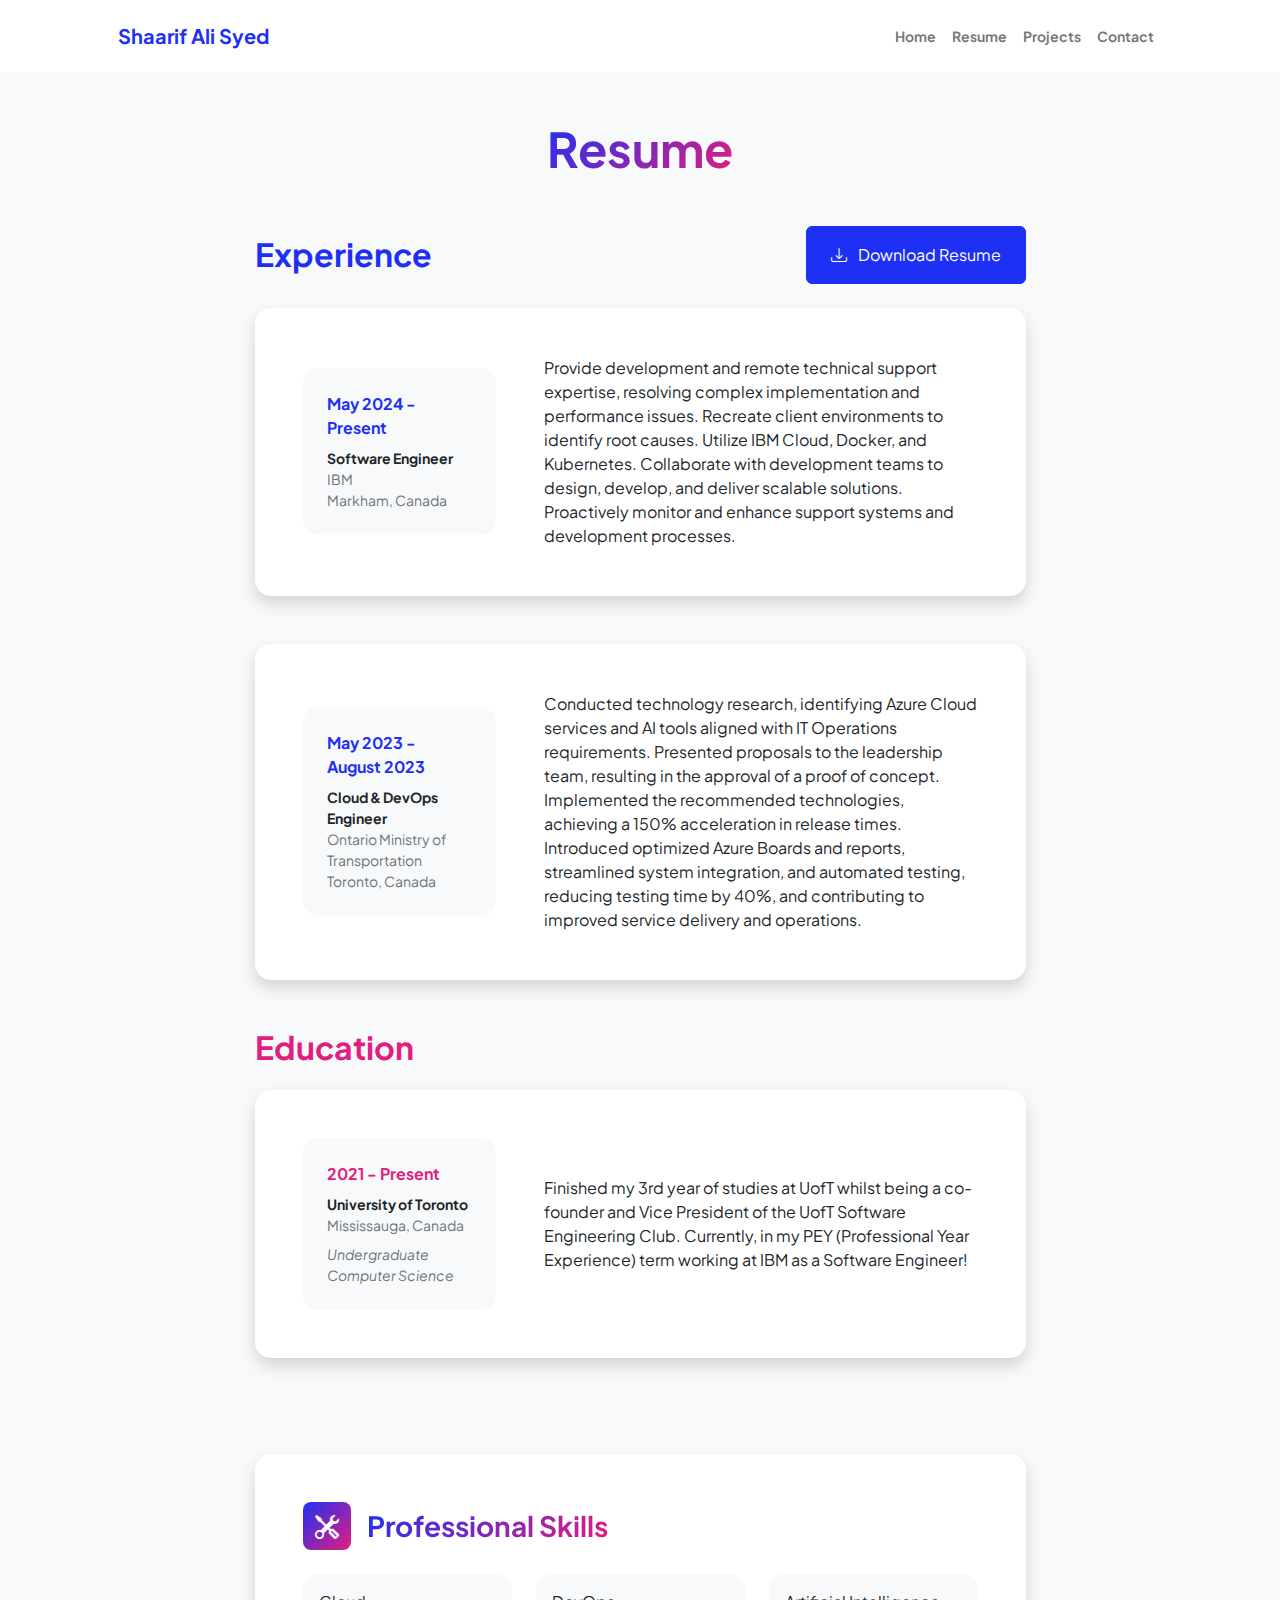
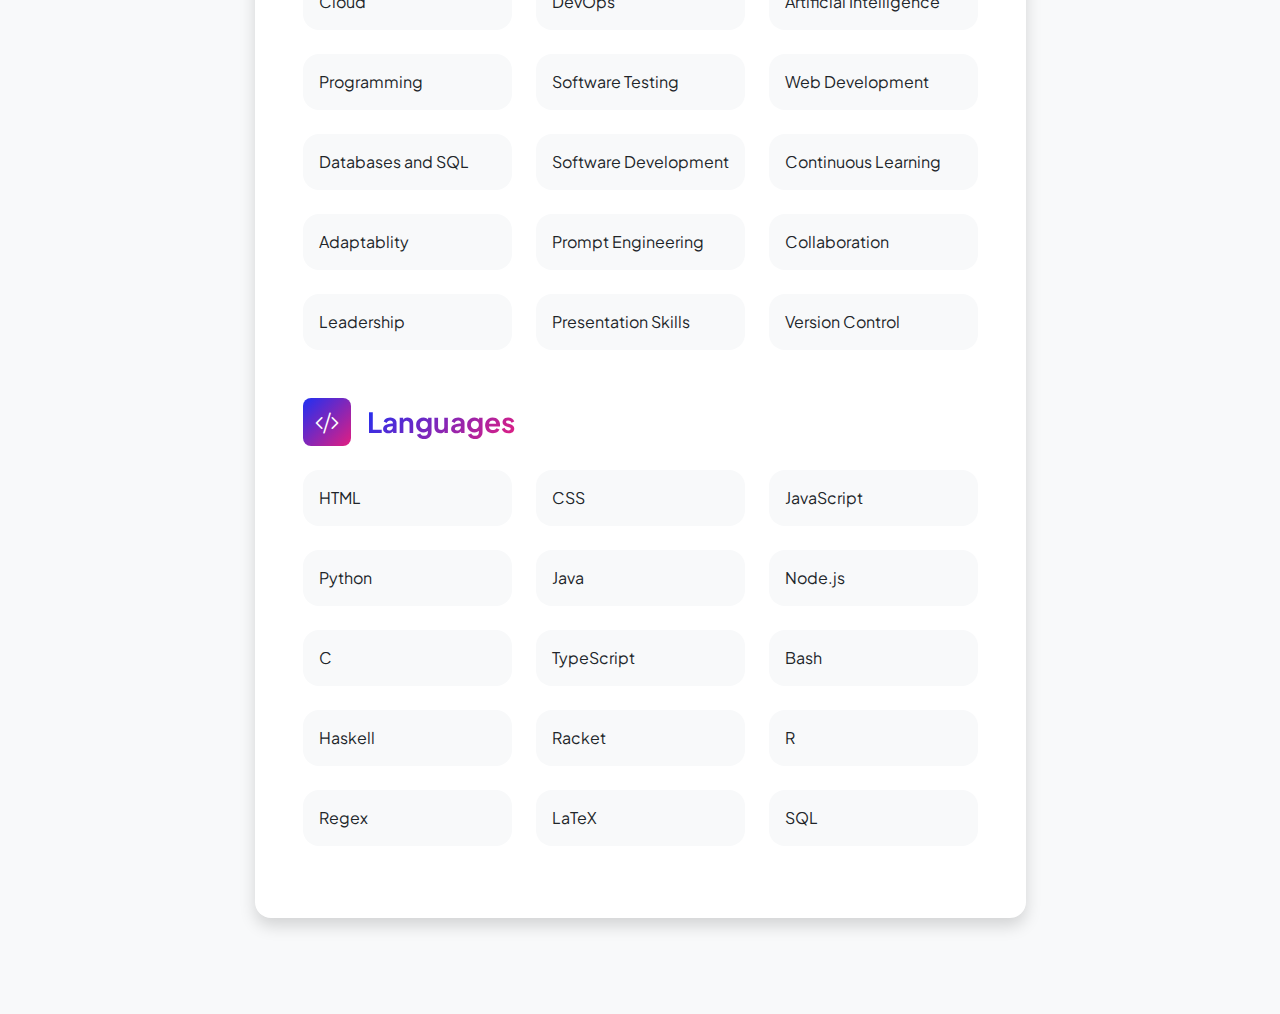
<file: resume.html>
<!DOCTYPE html>
<html lang="en">
    <head>
        <meta charset="utf-8" />
        <meta name="viewport" content="width=device-width, initial-scale=1, shrink-to-fit=no" />
        <meta name="description" content="" />
        <meta name="author" content="" />
        <title>Resume - Shaarif Ali Syed</title>
        <!-- Favicon-->
        <link rel="icon" type="image/x-icon" href="assets/favicon.ico" />
        <!-- Custom Google font-->
        <link rel="preconnect" href="https://fonts.googleapis.com" />
        <link rel="preconnect" href="https://fonts.gstatic.com" crossorigin />
        <link href="https://fonts.googleapis.com/css2?family=Plus+Jakarta+Sans:wght@100;200;300;400;500;600;700;800;900&amp;display=swap" rel="stylesheet" />
        <!-- Bootstrap icons-->
        <link href="https://cdn.jsdelivr.net/npm/bootstrap-icons@1.8.1/font/bootstrap-icons.css" rel="stylesheet" />
        <!-- Core theme CSS (includes Bootstrap)-->
        <link href="css/styles.css" rel="stylesheet" />
    </head>
    <body class="d-flex flex-column h-100 bg-light">
        <main class="flex-shrink-0">
            <!-- Navigation-->
            <nav class="navbar navbar-expand-lg navbar-light bg-white py-3">
                <div class="container px-5">
                    <a class="navbar-brand" href="index.html"><span class="fw-bolder text-primary">Shaarif Ali Syed</span></a>
                    <button class="navbar-toggler" type="button" data-bs-toggle="collapse" data-bs-target="#navbarSupportedContent" aria-controls="navbarSupportedContent" aria-expanded="false" aria-label="Toggle navigation"><span class="navbar-toggler-icon"></span></button>
                    <div class="collapse navbar-collapse" id="navbarSupportedContent">
                        <ul class="navbar-nav ms-auto mb-2 mb-lg-0 small fw-bolder">
                            <li class="nav-item"><a class="nav-link" href="index.html">Home</a></li>
                            <li class="nav-item"><a class="nav-link" href="resume.html">Resume</a></li>
                            <li class="nav-item"><a class="nav-link" href="projects.html">Projects</a></li>
                            <li class="nav-item"><a class="nav-link" href="contact.html">Contact</a></li>
                        </ul>
                    </div>
                </div>
            </nav>
            <!-- Page Content-->
            <div class="container px-5 my-5">
                <div class="text-center mb-5">
                    <h1 class="display-5 fw-bolder mb-0"><span class="text-gradient d-inline">Resume</span></h1>
                </div>
                <div class="row gx-5 justify-content-center">
                    <div class="col-lg-11 col-xl-9 col-xxl-8">
                        <!-- Experience Section-->
                        <section>
                            <div class="d-flex align-items-center justify-content-between mb-4">
                                <h2 class="text-primary fw-bolder mb-0">Experience</h2>
                                <!-- Download resume button-->
                                <!-- Note: Set the link href target to a PDF file within your project-->
                                <a class="btn btn-primary px-4 py-3" href="assets/Shaarif's_Resume.pdf">
                                    <div class="d-inline-block bi bi-download me-2"></div>
                                    Download Resume
                                </a>
                            </div>
                            <!-- Experience Card 1-->
                            <div class="card shadow border-0 rounded-4 mb-5">
                                <div class="card-body p-5">
                                    <div class="row align-items-center gx-5">
                                        <div class="col text-center text-lg-start mb-4 mb-lg-0">
                                            <div class="bg-light p-4 rounded-4">
                                                <div class="text-primary fw-bolder mb-2"> May 2024 - Present</div>
                                                <div class="small fw-bolder">Software Engineer</div>
                                                <div class="small text-muted">IBM</div>
                                                <div class="small text-muted">Markham, Canada</div>
                                            </div>
                                        </div>
                                        <div class="col-lg-8"><div>Provide development and remote technical support expertise, resolving complex implementation and performance issues. Recreate client environments to identify root causes. Utilize IBM Cloud, Docker, and Kubernetes. Collaborate with development teams to design, develop, and deliver scalable solutions. Proactively monitor and enhance support systems and development processes.</div></div>
                                    </div>
                                </div>
                            </div>
                            <!-- Experience Card 2-->
                            <div class="card shadow border-0 rounded-4 mb-5">
                                <div class="card-body p-5">
                                    <div class="row align-items-center gx-5">
                                        <div class="col text-center text-lg-start mb-4 mb-lg-0">
                                            <div class="bg-light p-4 rounded-4">
                                                <div class="text-primary fw-bolder mb-2">May 2023 - August 2023</div>
                                                <div class="small fw-bolder">Cloud & DevOps Engineer</div>
                                                <div class="small text-muted">Ontario Ministry of Transportation</div>
                                                <div class="small text-muted">Toronto, Canada</div>
                                            </div>
                                        </div>
                                        <div class="col-lg-8"><div>Conducted technology research, identifying Azure Cloud services and AI tools aligned with IT Operations requirements. Presented proposals to the leadership team, resulting in the approval of a proof of concept. Implemented the recommended technologies, achieving a 150% acceleration in release times. Introduced optimized Azure Boards and reports, streamlined system integration, and automated testing, reducing testing time by 40%, and contributing to improved service delivery and operations.</div></div>
                                    </div>
                                </div>
                            </div>
                        </section>
                        <!-- Education Section-->
                        <section>
                            <h2 class="text-secondary fw-bolder mb-4">Education</h2>
                            <!-- Education Card 1-->
                            <div class="card shadow border-0 rounded-4 mb-5">
                                <div class="card-body p-5">
                                    <div class="row align-items-center gx-5">
                                        <div class="col text-center text-lg-start mb-4 mb-lg-0">
                                            <div class="bg-light p-4 rounded-4">
                                                <div class="text-secondary fw-bolder mb-2">2021 - Present</div>
                                                <div class="mb-2">
                                                    <div class="small fw-bolder">University of Toronto</div>
                                                    <div class="small text-muted">Mississauga, Canada</div>
                                                </div>
                                                <div class="fst-italic">
                                                    <div class="small text-muted">Undergraduate</div>
                                                    <div class="small text-muted">Computer Science</div>
                                                </div>
                                            </div>
                                        </div>
                                        <div class="col-lg-8"><div>Finished my 3rd year of studies at UofT whilst being a co-founder and Vice President of the UofT Software Engineering Club. Currently, in my PEY (Professional Year Experience) term working at IBM as a Software Engineer!</div></div>
                                    </div>
                                </div>
                            </div>
                        </section>
                        <!-- Divider-->
                        <div class="pb-5"></div>
                        <!-- Skills Section-->
                        <section>
                            <!-- Skillset Card-->
                            <div class="card shadow border-0 rounded-4 mb-5">
                                <div class="card-body p-5">
                                    <!-- Professional skills list-->
                                    <div class="mb-5">
                                        <div class="d-flex align-items-center mb-4">
                                            <div class="feature bg-primary bg-gradient-primary-to-secondary text-white rounded-3 me-3"><i class="bi bi-tools"></i></div>
                                            <h3 class="fw-bolder mb-0"><span class="text-gradient d-inline">Professional Skills</span></h3>
                                        </div>
                                        <div class="row row-cols-1 row-cols-md-3 mb-4">
                                            <div class="col mb-4 mb-md-0"><div class="d-flex align-items-center bg-light rounded-4 p-3 h-100">Cloud</div></div>
                                            <div class="col mb-4 mb-md-0"><div class="d-flex align-items-center bg-light rounded-4 p-3 h-100">DevOps</div></div>
                                            <div class="col"><div class="d-flex align-items-center bg-light rounded-4 p-3 h-100">Artificial Intelligence</div></div>
                                        </div>
                                        <div class="row row-cols-1 row-cols-md-3 mb-4">
                                            <div class="col mb-4 mb-md-0"><div class="d-flex align-items-center bg-light rounded-4 p-3 h-100">Programming</div></div>
                                            <div class="col mb-4 mb-md-0"><div class="d-flex align-items-center bg-light rounded-4 p-3 h-100">Software Testing</div></div>
                                            <div class="col"><div class="d-flex align-items-center bg-light rounded-4 p-3 h-100">Web Development</div></div>
                                        </div>
                                        <div class="row row-cols-1 row-cols-md-3 mb-4">
                                            <div class="col mb-4 mb-md-0"><div class="d-flex align-items-center bg-light rounded-4 p-3 h-100">Databases and SQL</div></div>
                                            <div class="col mb-4 mb-md-0"><div class="d-flex align-items-center bg-light rounded-4 p-3 h-100">Software Development</div></div>
                                            <div class="col"><div class="d-flex align-items-center bg-light rounded-4 p-3 h-100">Continuous Learning</div></div>
                                        </div>
                                        <div class="row row-cols-1 row-cols-md-3 mb-4">
                                            <div class="col mb-4 mb-md-0"><div class="d-flex align-items-center bg-light rounded-4 p-3 h-100">Adaptablity</div></div>
                                            <div class="col mb-4 mb-md-0"><div class="d-flex align-items-center bg-light rounded-4 p-3 h-100">Prompt Engineering</div></div>
                                            <div class="col"><div class="d-flex align-items-center bg-light rounded-4 p-3 h-100">Collaboration</div></div>
                                        </div>
                                        <div class="row row-cols-1 row-cols-md-3 mb-4">
                                            <div class="col mb-4 mb-md-0"><div class="d-flex align-items-center bg-light rounded-4 p-3 h-100">Leadership</div></div>
                                            <div class="col mb-4 mb-md-0"><div class="d-flex align-items-center bg-light rounded-4 p-3 h-100">Presentation Skills</div></div>
                                            <div class="col"><div class="d-flex align-items-center bg-light rounded-4 p-3 h-100">Version Control</div></div>
                                        </div>
                                    </div>
                                    <!-- Languages list-->
                                    <div class="mb-0">
                                        <div class="d-flex align-items-center mb-4">
                                            <div class="feature bg-primary bg-gradient-primary-to-secondary text-white rounded-3 me-3"><i class="bi bi-code-slash"></i></div>
                                            <h3 class="fw-bolder mb-0"><span class="text-gradient d-inline">Languages</span></h3>
                                        </div>
                                        <div class="row row-cols-1 row-cols-md-3 mb-4">
                                            <div class="col mb-4 mb-md-0"><div class="d-flex align-items-center bg-light rounded-4 p-3 h-100">HTML</div></div>
                                            <div class="col mb-4 mb-md-0"><div class="d-flex align-items-center bg-light rounded-4 p-3 h-100">CSS</div></div>
                                            <div class="col"><div class="d-flex align-items-center bg-light rounded-4 p-3 h-100">JavaScript</div></div>
                                        </div>
                                        <div class="row row-cols-1 row-cols-md-3 mb-4">
                                            <div class="col mb-4 mb-md-0"><div class="d-flex align-items-center bg-light rounded-4 p-3 h-100">Python</div></div>
                                            <div class="col mb-4 mb-md-0"><div class="d-flex align-items-center bg-light rounded-4 p-3 h-100">Java</div></div>
                                            <div class="col"><div class="d-flex align-items-center bg-light rounded-4 p-3 h-100">Node.js</div></div>
                                        </div>
                                        <div class="row row-cols-1 row-cols-md-3 mb-4">
                                            <div class="col mb-4 mb-md-0"><div class="d-flex align-items-center bg-light rounded-4 p-3 h-100">C</div></div>
                                            <div class="col mb-4 mb-md-0"><div class="d-flex align-items-center bg-light rounded-4 p-3 h-100">TypeScript</div></div>
                                            <div class="col"><div class="d-flex align-items-center bg-light rounded-4 p-3 h-100">Bash</div></div>
                                        </div>
                                        <div class="row row-cols-1 row-cols-md-3 mb-4">
                                            <div class="col mb-4 mb-md-0"><div class="d-flex align-items-center bg-light rounded-4 p-3 h-100">Haskell</div></div>
                                            <div class="col mb-4 mb-md-0"><div class="d-flex align-items-center bg-light rounded-4 p-3 h-100">Racket</div></div>
                                            <div class="col"><div class="d-flex align-items-center bg-light rounded-4 p-3 h-100">R</div></div>
                                        </div>
                                        <div class="row row-cols-1 row-cols-md-3 mb-4">
                                            <div class="col mb-4 mb-md-0"><div class="d-flex align-items-center bg-light rounded-4 p-3 h-100">Regex</div></div>
                                            <div class="col mb-4 mb-md-0"><div class="d-flex align-items-center bg-light rounded-4 p-3 h-100">LaTeX</div></div>
                                            <div class="col"><div class="d-flex align-items-center bg-light rounded-4 p-3 h-100">SQL</div></div>
                                        </div>
                                    </div>
                                </div>
                            </div>
                        </section>
                    </div>
                </div>
            </div>
        </main>
        <!-- Bootstrap core JS-->
        <script src="https://cdn.jsdelivr.net/npm/bootstrap@5.2.3/dist/js/bootstrap.bundle.min.js"></script>
    </body>
</html>
</file>
